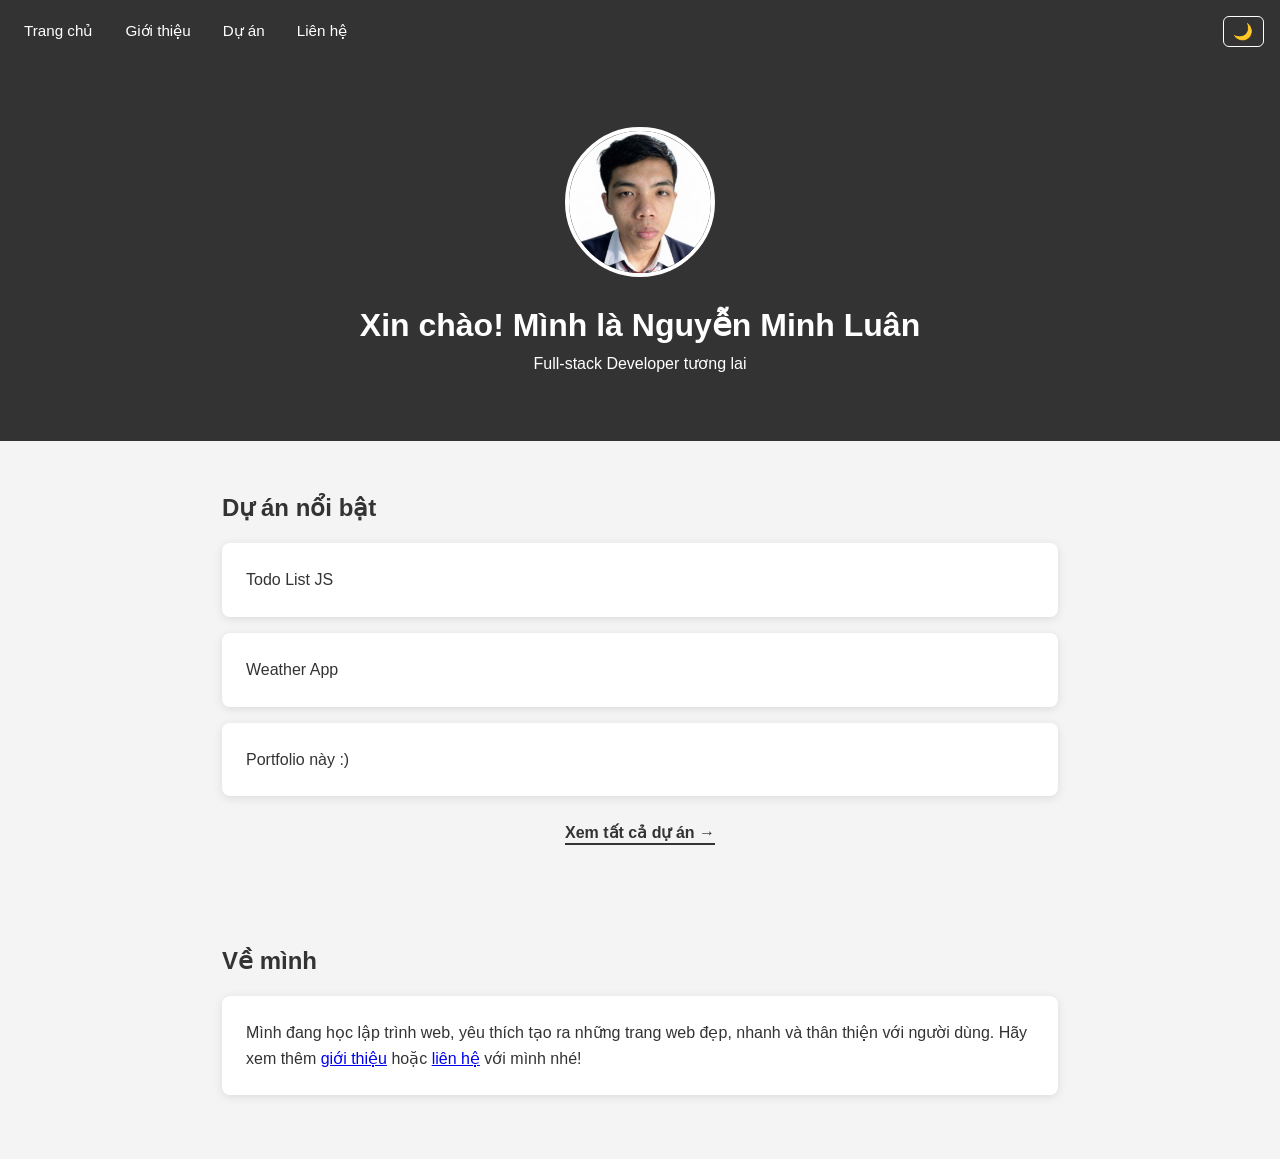
<file: index.html>
<!DOCTYPE html>
<html lang="vi">
<head>
    <meta charset="UTF-8">
    <meta name="viewport" content="width=device-width, initial-scale=1.0">
    <meta name="description" content="Portfolio cá nhân của Nguyễn Minh Luân - Full-stack Developer tương lai">
    <title>Nguyễn Minh Luân - Portfolio</title>
    <link rel="stylesheet" href="style.css">
</head>
<body>
    <nav>
        <a href="index.html">Trang chủ</a>
        <a href="about.html">Giới thiệu</a>
        <a href="projects.html">Dự án</a>
        <a href="contact.html">Liên hệ</a>
        <button id="darkToggle" class="dark-toggle" aria-label="Chuyển dark mode">🌙</button>
    </nav>

    <header>
        <img src="avatar.jpg" alt="Avatar của Nguyễn Minh Luân" class="avatar">
        <h1>Xin chào! Mình là Nguyễn Minh Luân</h1>
        <p>Full-stack Developer tương lai</p>
    </header>

    <section>
        <h2>Dự án nổi bật</h2>
        <div class="project reveal">Todo List JS</div>
        <div class="project reveal">Weather App</div>
        <div class="project reveal">Portfolio này :)</div>
        <p style="margin-top:1.5rem; text-align:center;">
            <a href="projects.html" class="cta-link">Xem tất cả dự án →</a>
        </p>
    </section>

    <section>
        <h2>Về mình</h2>
        <div class="project reveal">
            <p>Mình đang học lập trình web, yêu thích tạo ra những trang web đẹp, nhanh và thân thiện với người dùng. Hãy xem thêm <a href="about.html">giới thiệu</a> hoặc <a href="contact.html">liên hệ</a> với mình nhé!</p>
        </div>
    </section>

    <script src="script.js"></script>
</body>
</html>
</file>
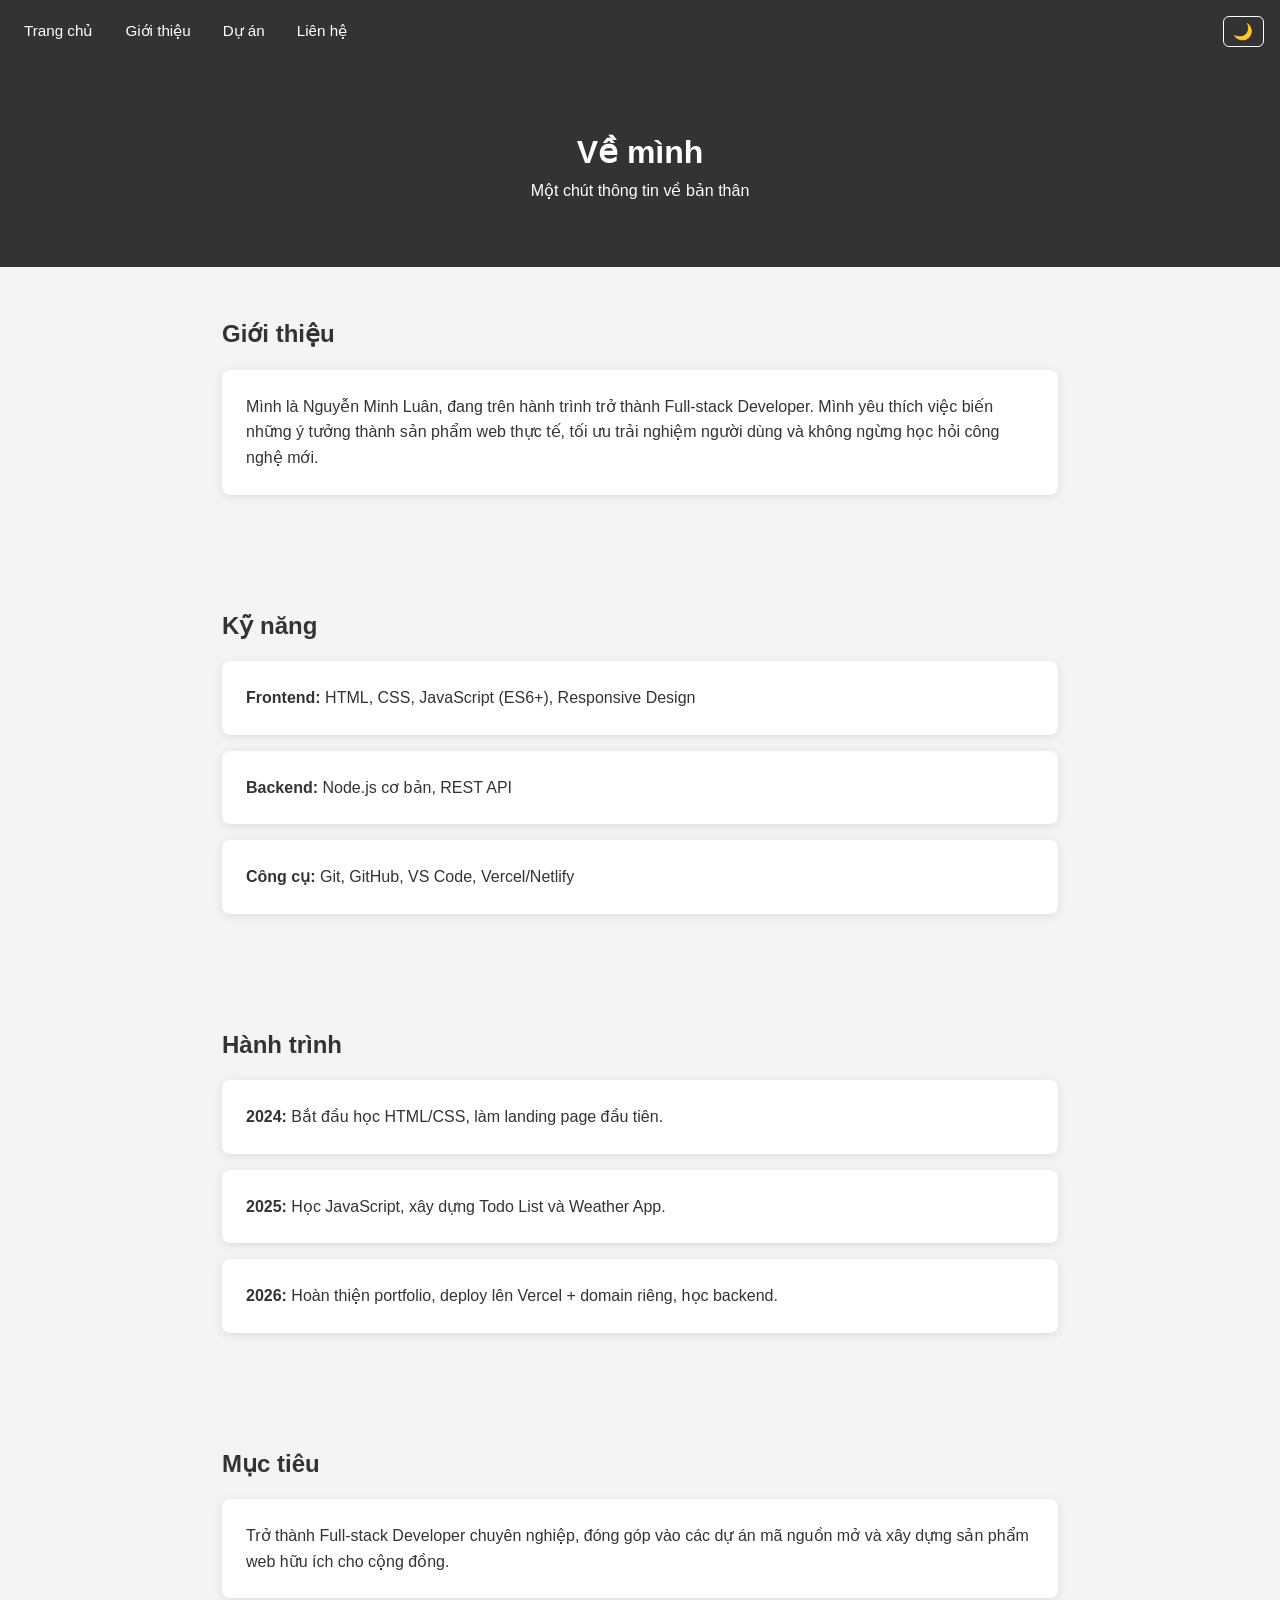
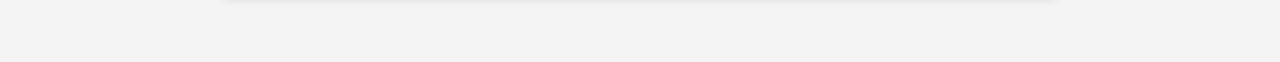
<file: about.html>
<!DOCTYPE html>
<html lang="vi">
<head>
    <meta charset="UTF-8">
    <meta name="viewport" content="width=device-width, initial-scale=1.0">
    <meta name="description" content="Giới thiệu về Nguyễn Minh Luân - hành trình học lập trình web">
    <title>Giới thiệu - Nguyễn Minh Luân</title>
    <link rel="stylesheet" href="style.css">
</head>
<body>
    <nav>
        <a href="index.html">Trang chủ</a>
        <a href="about.html">Giới thiệu</a>
        <a href="projects.html">Dự án</a>
        <a href="contact.html">Liên hệ</a>
        <button id="darkToggle" class="dark-toggle" aria-label="Chuyển dark mode">🌙</button>
    </nav>

    <header>
        <h1>Về mình</h1>
        <p>Một chút thông tin về bản thân</p>
    </header>

    <section>
        <h2>Giới thiệu</h2>
        <div class="project reveal">
            <p>Mình là Nguyễn Minh Luân, đang trên hành trình trở thành Full-stack Developer. Mình yêu thích việc biến những ý tưởng thành sản phẩm web thực tế, tối ưu trải nghiệm người dùng và không ngừng học hỏi công nghệ mới.</p>
        </div>
    </section>

    <section>
        <h2>Kỹ năng</h2>
        <div class="project reveal">
            <p><strong>Frontend:</strong> HTML, CSS, JavaScript (ES6+), Responsive Design</p>
        </div>
        <div class="project reveal">
            <p><strong>Backend:</strong> Node.js cơ bản, REST API</p>
        </div>
        <div class="project reveal">
            <p><strong>Công cụ:</strong> Git, GitHub, VS Code, Vercel/Netlify</p>
        </div>
    </section>

    <section>
        <h2>Hành trình</h2>
        <div class="project reveal">
            <p><strong>2024:</strong> Bắt đầu học HTML/CSS, làm landing page đầu tiên.</p>
        </div>
        <div class="project reveal">
            <p><strong>2025:</strong> Học JavaScript, xây dựng Todo List và Weather App.</p>
        </div>
        <div class="project reveal">
            <p><strong>2026:</strong> Hoàn thiện portfolio, deploy lên Vercel + domain riêng, học backend.</p>
        </div>
    </section>

    <section>
        <h2>Mục tiêu</h2>
        <div class="project reveal">
            <p>Trở thành Full-stack Developer chuyên nghiệp, đóng góp vào các dự án mã nguồn mở và xây dựng sản phẩm web hữu ích cho cộng đồng.</p>
        </div>
    </section>

    <script src="script.js"></script>
</body>
</html>
</file>
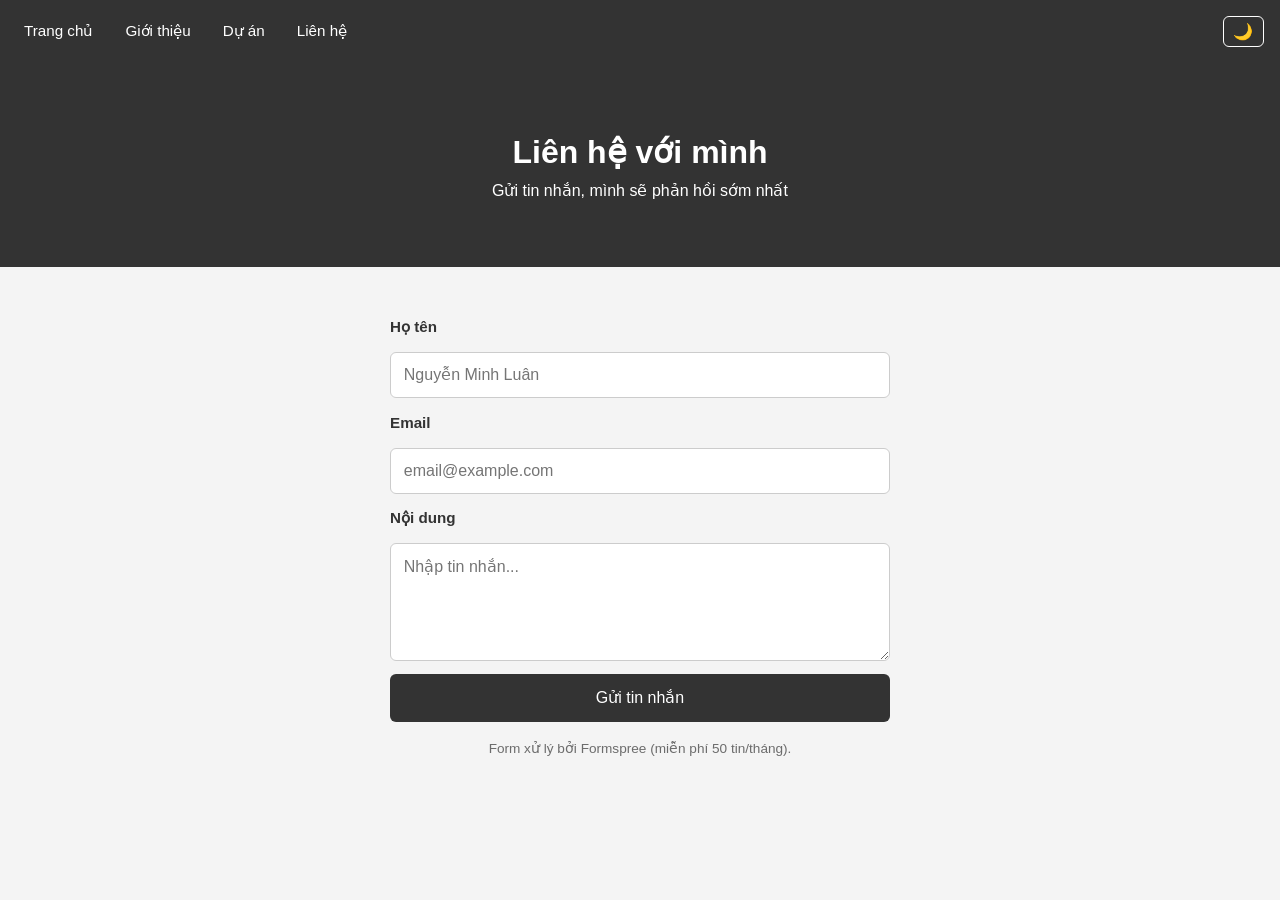
<file: contact.html>
<!DOCTYPE html>
<html lang="vi">
<head>
    <meta charset="UTF-8">
    <meta name="viewport" content="width=device-width, initial-scale=1.0">
    <meta name="description" content="Liên hệ với Nguyễn Minh Luân">
    <title>Liên hệ - Nguyễn Minh Luân</title>
    <link rel="stylesheet" href="style.css">
</head>
<body>
    <nav>
        <a href="index.html">Trang chủ</a>
        <a href="about.html">Giới thiệu</a>
        <a href="projects.html">Dự án</a>
        <a href="contact.html">Liên hệ</a>
        <button id="darkToggle" class="dark-toggle" aria-label="Chuyển dark mode">🌙</button>
    </nav>

    <header>
        <h1>Liên hệ với mình</h1>
        <p>Gửi tin nhắn, mình sẽ phản hồi sớm nhất</p>
    </header>

    <section>
        <form action="https://formspree.io/f/YOUR_FORM_ID" method="POST" class="contact-form">
            <label for="name">Họ tên</label>
            <input type="text" id="name" name="name" required placeholder="Nguyễn Minh Luân">

            <label for="email">Email</label>
            <input type="email" id="email" name="email" required placeholder="email@example.com">

            <label for="message">Nội dung</label>
            <textarea id="message" name="message" rows="5" required placeholder="Nhập tin nhắn..."></textarea>

            <button type="submit">Gửi tin nhắn</button>
        </form>
        <p class="form-note">Form xử lý bởi Formspree (miễn phí 50 tin/tháng).</p>
    </section>

    <script src="script.js"></script>
</body>
</html>
</file>
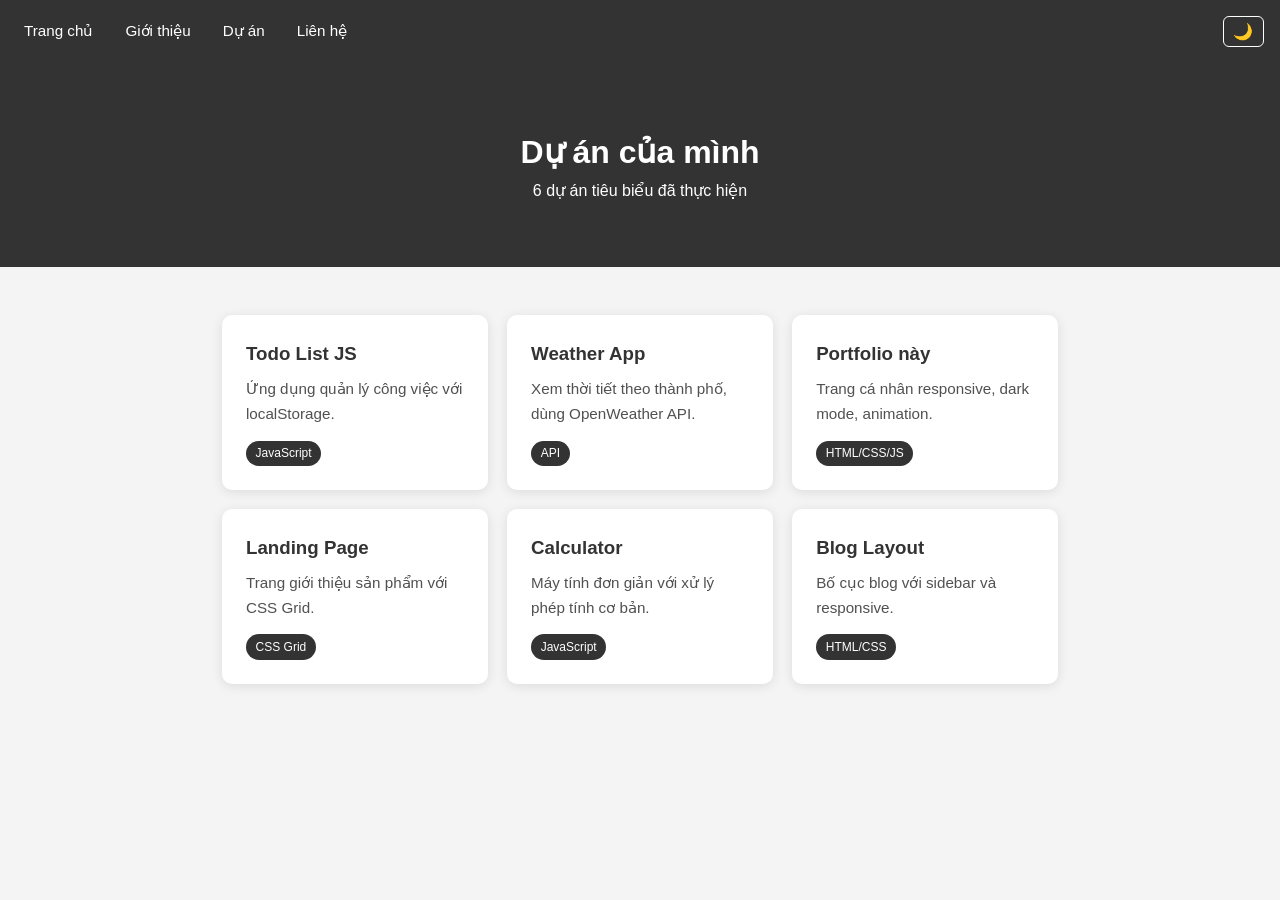
<file: projects.html>
<!DOCTYPE html>
<html lang="vi">
<head>
    <meta charset="UTF-8">
    <meta name="viewport" content="width=device-width, initial-scale=1.0">
    <meta name="description" content="Các dự án của Nguyễn Minh Luân">
    <title>Dự án - Nguyễn Minh Luân</title>
    <link rel="stylesheet" href="style.css">
</head>
<body>
    <nav>
        <a href="index.html">Trang chủ</a>
        <a href="about.html">Giới thiệu</a>
        <a href="projects.html">Dự án</a>
        <a href="contact.html">Liên hệ</a>
        <button id="darkToggle" class="dark-toggle" aria-label="Chuyển dark mode">🌙</button>
    </nav>

    <header>
        <h1>Dự án của mình</h1>
        <p>6 dự án tiêu biểu đã thực hiện</p>
    </header>

    <section>
        <div class="projects-grid">
            <div class="project-card reveal">
                <h3>Todo List JS</h3>
                <p>Ứng dụng quản lý công việc với localStorage.</p>
                <span class="tag">JavaScript</span>
            </div>
            <div class="project-card reveal">
                <h3>Weather App</h3>
                <p>Xem thời tiết theo thành phố, dùng OpenWeather API.</p>
                <span class="tag">API</span>
            </div>
            <div class="project-card reveal">
                <h3>Portfolio này</h3>
                <p>Trang cá nhân responsive, dark mode, animation.</p>
                <span class="tag">HTML/CSS/JS</span>
            </div>
            <div class="project-card reveal">
                <h3>Landing Page</h3>
                <p>Trang giới thiệu sản phẩm với CSS Grid.</p>
                <span class="tag">CSS Grid</span>
            </div>
            <div class="project-card reveal">
                <h3>Calculator</h3>
                <p>Máy tính đơn giản với xử lý phép tính cơ bản.</p>
                <span class="tag">JavaScript</span>
            </div>
            <div class="project-card reveal">
                <h3>Blog Layout</h3>
                <p>Bố cục blog với sidebar và responsive.</p>
                <span class="tag">HTML/CSS</span>
            </div>
        </div>
    </section>

    <script src="script.js"></script>
</body>
</html>
</file>
<file: style.css>
/* ===== RESET & BIẾN ===== */
* { margin: 0; padding: 0; box-sizing: border-box; }

:root {
    --bg: #f4f4f4;
    --bg-card: #ffffff;
    --text: #333333;
    --nav-bg: #333333;
    --nav-text: #ffffff;
    --shadow: rgba(0,0,0,0.1);
}

body.dark-mode {
    --bg: #1a1a2e;
    --bg-card: #16213e;
    --text: #e0e0e0;
    --nav-bg: #0f0f1a;
    --nav-text: #e0e0e0;
    --shadow: rgba(0,0,0,0.4);
}

body {
    font-family: 'Segoe UI', sans-serif;
    line-height: 1.6;
    background: var(--bg);
    color: var(--text);
    transition: background 0.3s, color 0.3s;
}

/* ===== NAV ===== */
nav {
    background: var(--nav-bg);
    padding: 1rem;
    display: flex;
    flex-wrap: wrap;
    justify-content: center;
    align-items: center;
    gap: 0.5rem 1rem;
    position: sticky;
    top: 0;
    z-index: 100;
}

nav a {
    color: var(--nav-text);
    text-decoration: none;
    font-size: 0.95rem;
}

nav a:hover { color: #ffd700; }

.dark-toggle {
    background: none;
    border: 1px solid var(--nav-text);
    color: var(--nav-text);
    padding: 0.3rem 0.6rem;
    border-radius: 6px;
    cursor: pointer;
    font-size: 1rem;
    margin-left: auto;
}

/* ===== HEADER ===== */
header {
    text-align: center;
    padding: 3rem 1.5rem;
    background: var(--nav-bg);
    color: var(--nav-text);
}

.avatar {
    width: 120px;
    height: 120px;
    border-radius: 50%;
    object-fit: cover;
    border: 4px solid white;
    margin-bottom: 1rem;
}

/* ===== SECTION ===== */
section {
    padding: 2rem 1.5rem;
    max-width: 900px;
    margin: 0 auto;
}

section h2 {
    margin-bottom: 1rem;
    color: var(--text);
}

/* ===== PROJECT CARD (cũ) ===== */
.project {
    background: var(--bg-card);
    padding: 1.5rem;
    margin: 1rem 0;
    border-radius: 8px;
    box-shadow: 0 2px 10px var(--shadow);
    transition: transform 0.2s;
}

.project:hover { transform: translateY(-3px); }

/* ===== PROJECTS GRID (MỚI) ===== */
.projects-grid {
    display: grid;
    grid-template-columns: 1fr;
    gap: 1.2rem;
}

.project-card {
    background: var(--bg-card);
    padding: 1.5rem;
    border-radius: 10px;
    box-shadow: 0 2px 12px var(--shadow);
    transition: transform 0.25s, box-shadow 0.25s;
}

.project-card:hover {
    transform: translateY(-5px);
    box-shadow: 0 6px 20px var(--shadow);
}

.project-card h3 { margin-bottom: 0.5rem; color: var(--text); }
.project-card p { font-size: 0.95rem; opacity: 0.85; margin-bottom: 0.8rem; }
.tag {
    display: inline-block;
    background: #333;
    color: #fff;
    font-size: 0.75rem;
    padding: 0.2rem 0.6rem;
    border-radius: 20px;
}

body.dark-mode .tag { background: #e0e0e0; color: #1a1a2e; }

/* ===== CONTACT FORM ===== */
.contact-form {
    display: flex;
    flex-direction: column;
    gap: 0.8rem;
    max-width: 500px;
    margin: 0 auto;
}

.contact-form label { font-weight: 600; font-size: 0.95rem; }

.contact-form input,
.contact-form textarea {
    padding: 0.8rem;
    border: 1px solid #ccc;
    border-radius: 6px;
    font-family: inherit;
    font-size: 1rem;
    background: var(--bg-card);
    color: var(--text);
}

body.dark-mode .contact-form input,
body.dark-mode .contact-form textarea {
    border-color: #444;
}

.contact-form button {
    padding: 0.9rem;
    background: #333;
    color: #fff;
    border: none;
    border-radius: 6px;
    font-size: 1rem;
    cursor: pointer;
    transition: background 0.2s;
}

.contact-form button:hover { background: #555; }
body.dark-mode .contact-form button { background: #e0e0e0; color: #1a1a2e; }

.form-note {
    text-align: center;
    font-size: 0.85rem;
    opacity: 0.7;
    margin-top: 1rem;
}

/* ===== SCROLL REVEAL ANIMATION ===== */
.reveal {
    opacity: 0;
    transform: translateY(30px);
    transition: opacity 0.6s ease, transform 0.6s ease;
}

.reveal.visible {
    opacity: 1;
    transform: translateY(0);
}

/* ===== RESPONSIVE (Mobile First → Tablet → Desktop) ===== */
@media (min-width: 600px) {
    .projects-grid {
        grid-template-columns: repeat(2, 1fr);
    }
    .avatar { width: 150px; height: 150px; }
    header { padding: 4rem 2rem; }
    section { padding: 3rem 2rem; }
}

@media (min-width: 900px) {
    .projects-grid {
        grid-template-columns: repeat(3, 1fr);
    }
    nav a { margin: 0 0.5rem; }
}
.cta-link {
    color: var(--text);
    font-weight: 600;
    text-decoration: none;
    border-bottom: 2px solid currentColor;
    padding-bottom: 2px;
}
.cta-link:hover { color: #ffd700; }
</file>
